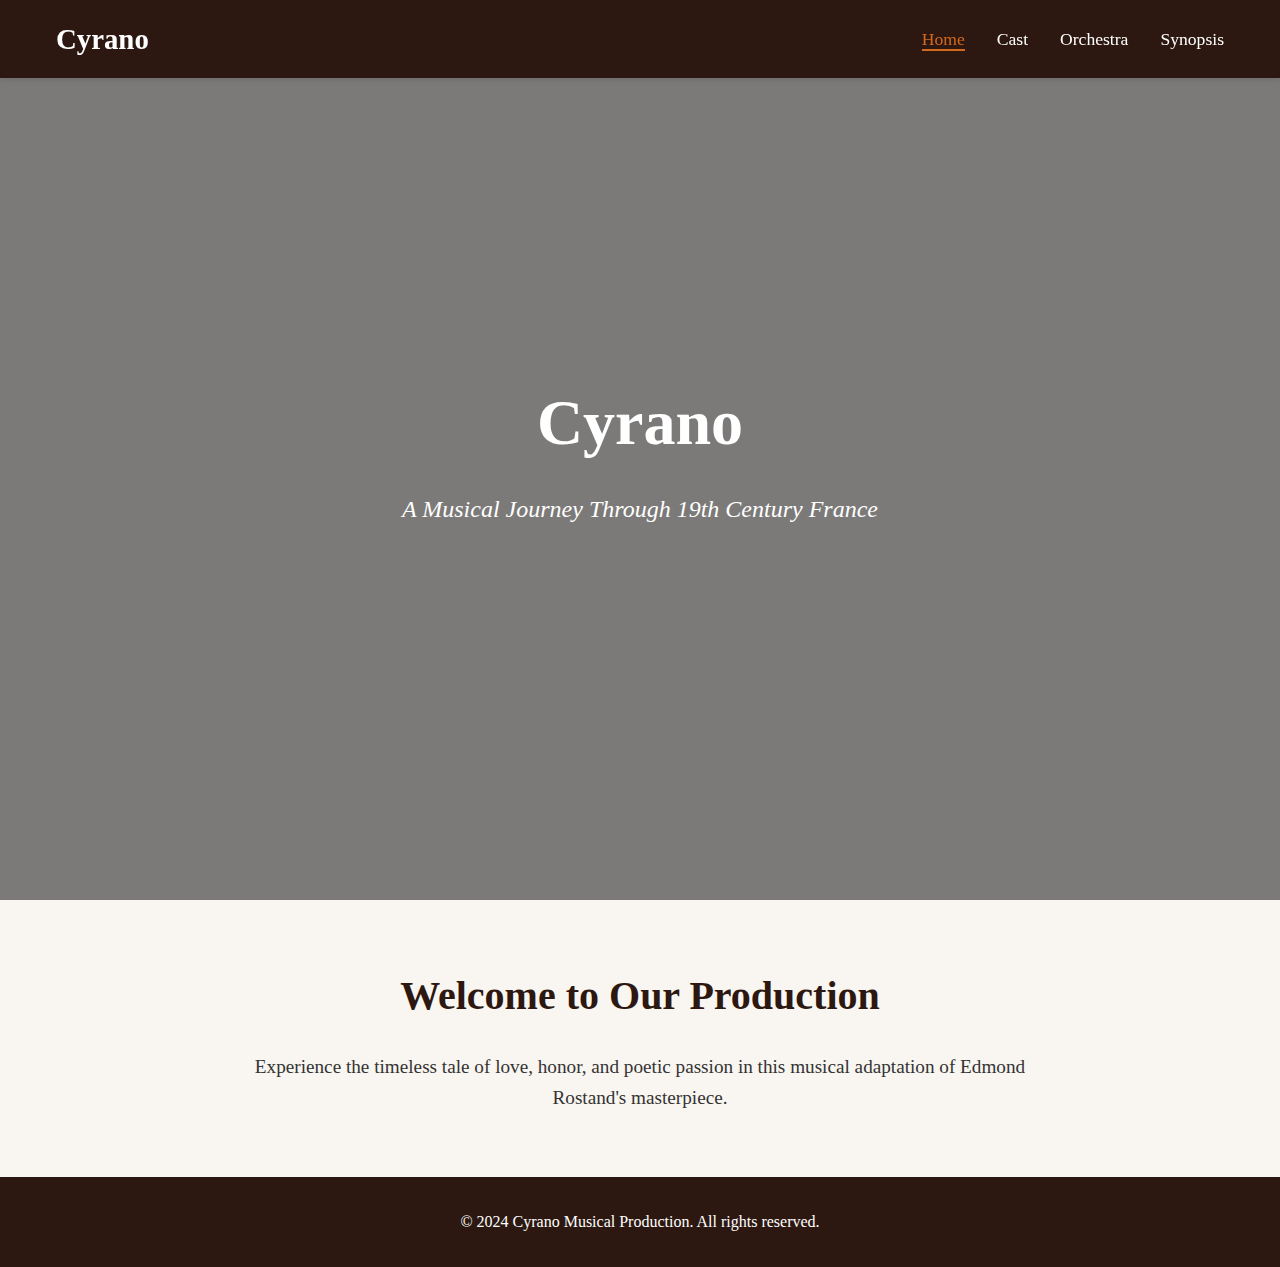
<file: index.html>
<!DOCTYPE html>
<html lang="en">
<head>
    <meta charset="UTF-8">
    <meta name="viewport" content="width=device-width, initial-scale=1.0">
    <title>Cyrano - A Musical Production</title>
    <link rel="stylesheet" href="styles.css">
</head>
<body>
    <nav class="navbar">
        <div class="nav-content">
            <div class="logo">Cyrano</div>
            <ul class="nav-links">
                <li><a href="./index.html" class="active">Home</a></li>
                <li><a href="./cast.html">Cast</a></li>
                <li><a href="./orchestra.html">Orchestra</a></li>
                <li><a href="./synopsis.html">Synopsis</a></li>
            </ul>
        </div>
    </nav>

    <main>
        <section class="hero">
            <h1>Cyrano</h1>
            <p class="subtitle">A Musical Journey Through 19th Century France</p>
        </section>

        <section class="content">
            <div class="welcome-text">
                <h2>Welcome to Our Production</h2>
                <p>Experience the timeless tale of love, honor, and poetic passion in this musical adaptation of Edmond Rostand's masterpiece.</p>
            </div>
        </section>
    </main>

    <footer>
        <p>&copy; 2024 Cyrano Musical Production. All rights reserved.</p>
    </footer>
</body>
</html>
</file>
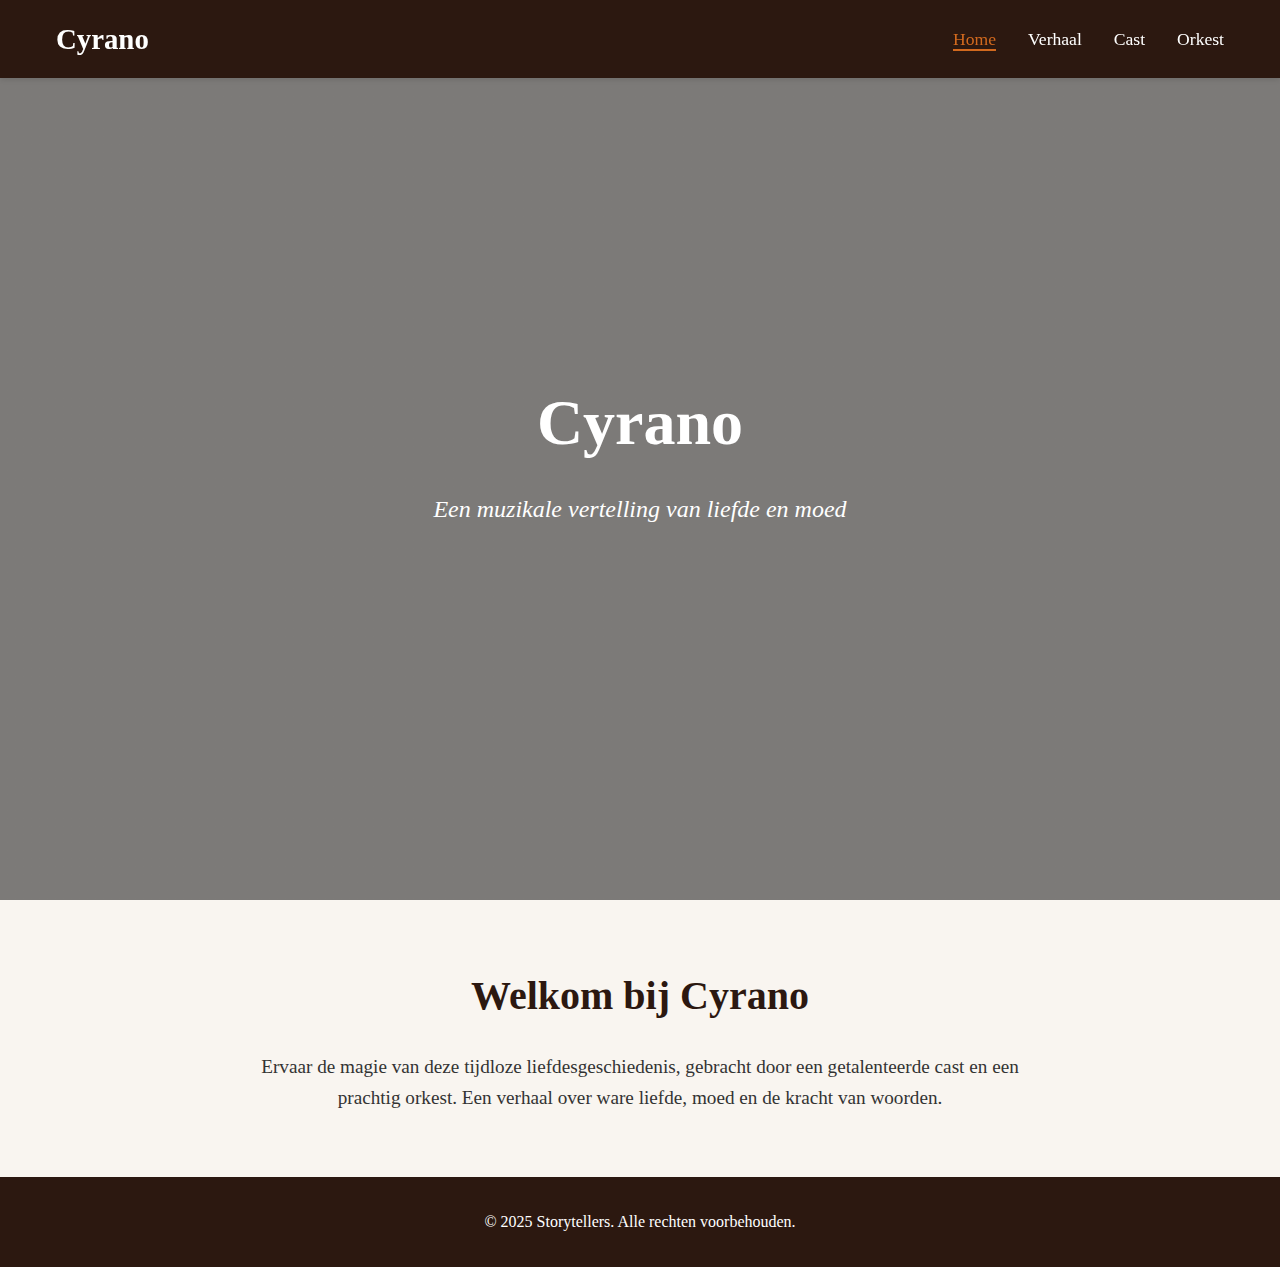
<file: docs/index.html>
<!DOCTYPE html>
<html lang="en">
<head>
    <meta charset="UTF-8">
    <meta name="viewport" content="width=device-width, initial-scale=1.0">
    <title>Cyrano - A Musical Production</title>
    <link rel="stylesheet" href="styles.css">
</head>
<body>
    <nav class="navbar">
        <div class="nav-content">
            <div class="logo">Cyrano</div>
            <div class="hamburger">
                <span></span>
                <span></span>
                <span></span>
            </div>
            <ul class="nav-links">
                <li><a href="index.html" class="active">Home</a></li>
                <li><a href="synopsis.html">Verhaal</a></li>
                <li><a href="cast.html">Cast</a></li>
                <li><a href="orchestra.html">Orkest</a></li>
            </ul>
        </div>
    </nav>

    <main>
        <section class="hero">
            <h1>Cyrano</h1>
            <p class="subtitle">Een muzikale vertelling van liefde en moed</p>
        </section>

        <section class="content">
            <div class="welcome-text">
                <h2>Welkom bij Cyrano</h2>
                <p>Ervaar de magie van deze tijdloze liefdesgeschiedenis, gebracht door een getalenteerde cast en een prachtig orkest. Een verhaal over ware liefde, moed en de kracht van woorden.</p>
            </div>
        </section>
    </main>

    <footer>
        <p>&copy; 2025 Storytellers. Alle rechten voorbehouden.</p>
    </footer>

    <script>
        const hamburger = document.querySelector('.hamburger');
        const navLinks = document.querySelector('.nav-links');

        hamburger.addEventListener('click', () => {
            hamburger.classList.toggle('active');
            navLinks.classList.toggle('active');
        });

        // Close menu when clicking a link
        document.querySelectorAll('.nav-links a').forEach(link => {
            link.addEventListener('click', () => {
                hamburger.classList.remove('active');
                navLinks.classList.remove('active');
            });
        });
    </script>
</body>
</html>
</file>
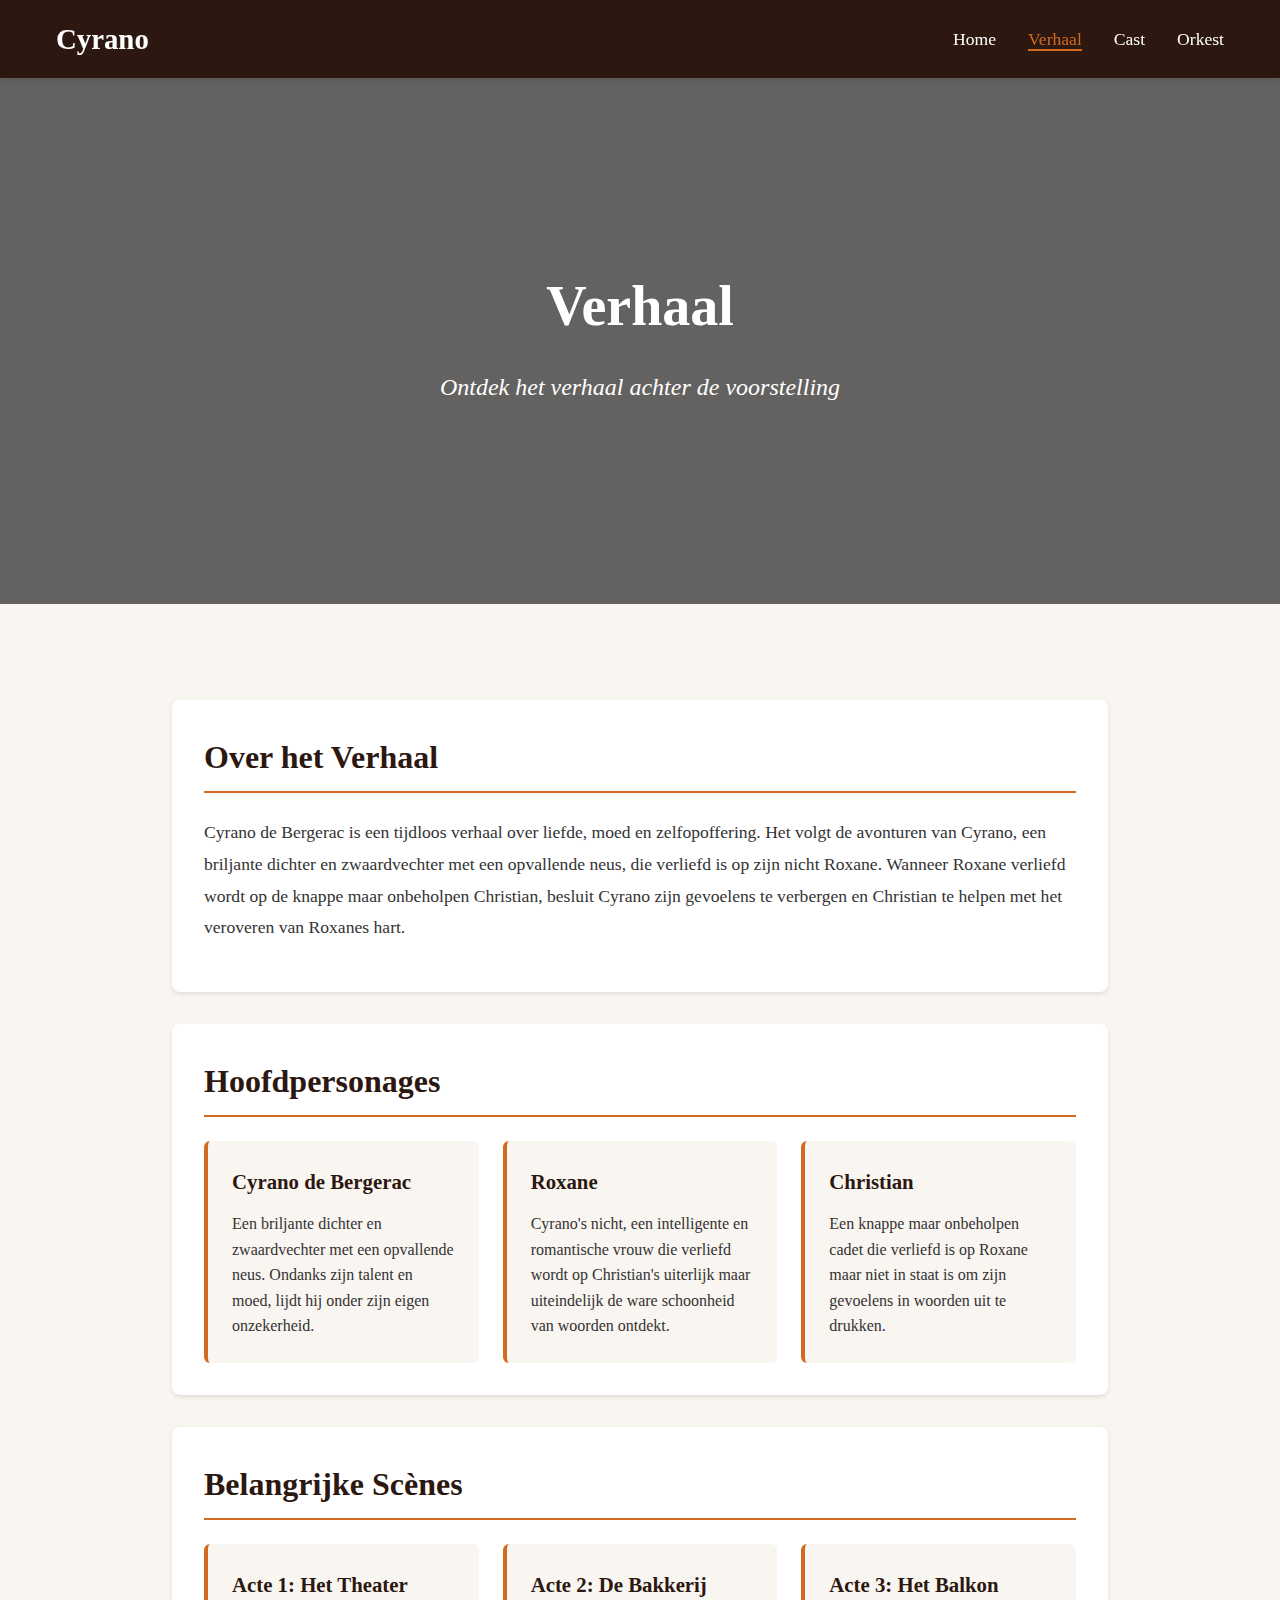
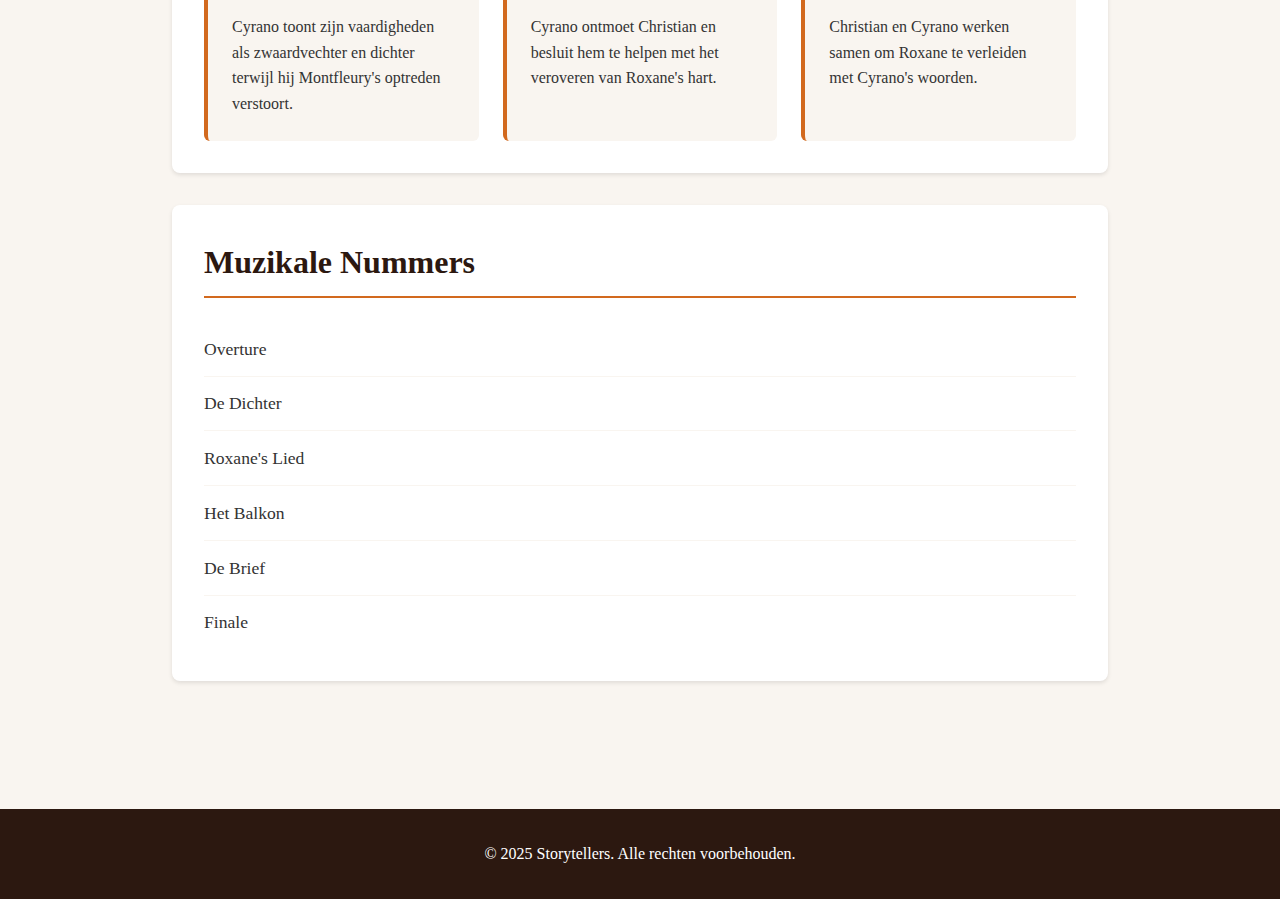
<file: docs/synopsis.html>
<!DOCTYPE html>
<html lang="en">
<head>
    <meta charset="UTF-8">
    <meta name="viewport" content="width=device-width, initial-scale=1.0">
    <title>Synopsis - Cyrano Musical Production</title>
    <link rel="stylesheet" href="styles.css">
</head>
<body>
    <nav class="navbar">
        <div class="nav-content">
            <div class="logo">Cyrano</div>
            <div class="hamburger">
                <span></span>
                <span></span>
                <span></span>
            </div>
            <ul class="nav-links">
                <li><a href="index.html">Home</a></li>
                <li><a href="synopsis.html" class="active">Verhaal</a></li>
                <li><a href="cast.html">Cast</a></li>
                <li><a href="orchestra.html">Orkest</a></li>
            </ul>
        </div>
    </nav>

    <main>
        <section class="page-header">
            <h1>Verhaal</h1>
            <p class="subtitle">Ontdek het verhaal achter de voorstelling</p>
        </section>

        <section class="content">
            <div class="synopsis-container">
                <div class="synopsis-section">
                    <h2>Over het Verhaal</h2>
                    <p>Cyrano de Bergerac is een tijdloos verhaal over liefde, moed en zelfopoffering. Het volgt de avonturen van Cyrano, een briljante dichter en zwaardvechter met een opvallende neus, die verliefd is op zijn nicht Roxane. Wanneer Roxane verliefd wordt op de knappe maar onbeholpen Christian, besluit Cyrano zijn gevoelens te verbergen en Christian te helpen met het veroveren van Roxanes hart.</p>
                </div>

                <div class="synopsis-section">
                    <h2>Hoofdpersonages</h2>
                    <div class="scene-grid">
                        <div class="scene">
                            <h3>Cyrano de Bergerac</h3>
                            <p>Een briljante dichter en zwaardvechter met een opvallende neus. Ondanks zijn talent en moed, lijdt hij onder zijn eigen onzekerheid.</p>
                        </div>
                        <div class="scene">
                            <h3>Roxane</h3>
                            <p>Cyrano's nicht, een intelligente en romantische vrouw die verliefd wordt op Christian's uiterlijk maar uiteindelijk de ware schoonheid van woorden ontdekt.</p>
                        </div>
                        <div class="scene">
                            <h3>Christian</h3>
                            <p>Een knappe maar onbeholpen cadet die verliefd is op Roxane maar niet in staat is om zijn gevoelens in woorden uit te drukken.</p>
                        </div>
                    </div>
                </div>

                <div class="synopsis-section">
                    <h2>Belangrijke Scènes</h2>
                    <div class="scene-grid">
                        <div class="scene">
                            <h3>Acte 1: Het Theater</h3>
                            <p>Cyrano toont zijn vaardigheden als zwaardvechter en dichter terwijl hij Montfleury's optreden verstoort.</p>
                        </div>
                        <div class="scene">
                            <h3>Acte 2: De Bakkerij</h3>
                            <p>Cyrano ontmoet Christian en besluit hem te helpen met het veroveren van Roxane's hart.</p>
                        </div>
                        <div class="scene">
                            <h3>Acte 3: Het Balkon</h3>
                            <p>Christian en Cyrano werken samen om Roxane te verleiden met Cyrano's woorden.</p>
                        </div>
                    </div>
                </div>

                <div class="synopsis-section">
                    <h2>Muzikale Nummers</h2>
                    <ul class="song-list">
                        <li>Overture</li>
                        <li>De Dichter</li>
                        <li>Roxane's Lied</li>
                        <li>Het Balkon</li>
                        <li>De Brief</li>
                        <li>Finale</li>
                    </ul>
                </div>
            </div>
        </section>
    </main>

    <footer>
        <p>&copy; 2025 Storytellers. Alle rechten voorbehouden.</p>
    </footer>

    <script>
        const hamburger = document.querySelector('.hamburger');
        const navLinks = document.querySelector('.nav-links');

        hamburger.addEventListener('click', () => {
            hamburger.classList.toggle('active');
            navLinks.classList.toggle('active');
        });

        // Close menu when clicking a link
        document.querySelectorAll('.nav-links a').forEach(link => {
            link.addEventListener('click', () => {
                hamburger.classList.remove('active');
                navLinks.classList.remove('active');
            });
        });
    </script>
</body>
</html> 
</html>
</file>
<file: styles.css>
/* Modern CSS Reset */
* {
    margin: 0;
    padding: 0;
    box-sizing: border-box;
}

/* Custom Properties */
:root {
    --primary-color: #2c1810;
    --secondary-color: #8b4513;
    --accent-color: #d2691e;
    --text-color: #333;
    --background-color: #f9f5f0;
    --font-primary: 'Crimson Text', Georgia, serif;
    --font-secondary: 'Playfair Display', serif;
}

body {
    font-family: var(--font-primary);
    line-height: 1.6;
    color: var(--text-color);
    background-color: var(--background-color);
}

/* Navigation */
.navbar {
    position: fixed;
    top: 0;
    width: 100%;
    background-color: var(--primary-color);
    box-shadow: 0 2px 5px rgba(0,0,0,0.1);
    z-index: 1000;
}

.nav-content {
    max-width: 1200px;
    margin: 0 auto;
    padding: 1rem;
    display: flex;
    justify-content: space-between;
    align-items: center;
}

.logo {
    font-family: var(--font-secondary);
    font-size: 1.8rem;
    color: white;
    font-weight: bold;
}

.nav-links {
    display: flex;
    list-style: none;
    gap: 2rem;
}

.nav-links a {
    color: white;
    text-decoration: none;
    font-size: 1.1rem;
    transition: color 0.3s ease;
}

.nav-links a:hover {
    color: var(--accent-color);
}

.nav-links a.active {
    color: var(--accent-color);
    border-bottom: 2px solid var(--accent-color);
}

/* Hero Section */
.hero {
    height: 100vh;
    display: flex;
    flex-direction: column;
    justify-content: center;
    align-items: center;
    text-align: center;
    background: linear-gradient(rgba(0,0,0,0.5), rgba(0,0,0,0.5)),
                url('https://images.unsplash.com/photo-1511379938547-c1f69419868d?ixlib=rb-1.2.1&auto=format&fit=crop&w=1950&q=80');
    background-size: cover;
    background-position: center;
    color: white;
    padding: 2rem;
}

.hero h1 {
    font-family: var(--font-secondary);
    font-size: 4rem;
    margin-bottom: 1rem;
}

.subtitle {
    font-size: 1.5rem;
    font-style: italic;
}

/* Content Section */
.content {
    max-width: 1200px;
    margin: 4rem auto;
    padding: 0 2rem;
}

.welcome-text {
    text-align: center;
}

.welcome-text h2 {
    font-family: var(--font-secondary);
    font-size: 2.5rem;
    color: var(--primary-color);
    margin-bottom: 1.5rem;
}

.welcome-text p {
    font-size: 1.2rem;
    max-width: 800px;
    margin: 0 auto;
}

/* Footer */
footer {
    background-color: var(--primary-color);
    color: white;
    text-align: center;
    padding: 2rem;
    margin-top: 4rem;
}

/* Page Header */
.page-header {
    height: 60vh;
    display: flex;
    flex-direction: column;
    justify-content: center;
    align-items: center;
    text-align: center;
    background: linear-gradient(rgba(0,0,0,0.6), rgba(0,0,0,0.6)),
                url('https://images.unsplash.com/photo-1511379938547-c1f69419868d?ixlib=rb-1.2.1&auto=format&fit=crop&w=1950&q=80');
    background-size: cover;
    background-position: center;
    color: white;
    padding: 2rem;
    margin-top: 4rem;
}

.page-header h1 {
    font-family: var(--font-secondary);
    font-size: 3.5rem;
    margin-bottom: 1rem;
}

/* Cast and Orchestra Grids */
.cast-grid,
.orchestra-grid {
    display: grid;
    grid-template-columns: repeat(auto-fit, minmax(300px, 1fr));
    gap: 2rem;
    padding: 2rem 0;
}

.cast-member,
.orchestra-member {
    background: white;
    border-radius: 8px;
    overflow: hidden;
    box-shadow: 0 4px 6px rgba(0,0,0,0.1);
    transition: transform 0.3s ease;
}

.cast-member:hover,
.orchestra-member:hover {
    transform: translateY(-5px);
}

.cast-member img,
.orchestra-member img {
    width: 100%;
    height: 300px;
    object-fit: cover;
}

.cast-member h3,
.orchestra-member h3 {
    font-family: var(--font-secondary);
    font-size: 1.5rem;
    color: var(--primary-color);
    margin: 1rem;
    text-align: center;
}

.cast-member .role,
.orchestra-member .role {
    color: var(--secondary-color);
    text-align: center;
    margin-bottom: 1rem;
    font-style: italic;
}

/* Responsive Design */
@media (max-width: 768px) {
    .nav-content {
        flex-direction: column;
        gap: 1rem;
    }

    .nav-links {
        flex-direction: column;
        text-align: center;
        gap: 1rem;
    }

    .hero h1 {
        font-size: 3rem;
    }

    .subtitle {
        font-size: 1.2rem;
    }

    .page-header h1 {
        font-size: 2.5rem;
    }

    .cast-grid,
    .orchestra-grid {
        grid-template-columns: 1fr;
        padding: 1rem;
    }
}
</file>
<file: docs/styles.css>
/* Modern CSS Reset */
* {
    margin: 0;
    padding: 0;
    box-sizing: border-box;
}

/* Custom Properties */
:root {
    --primary-color: #2c1810;
    --secondary-color: #8b4513;
    --accent-color: #d2691e;
    --text-color: #333;
    --background-color: #f9f5f0;
    --font-primary: 'Crimson Text', Georgia, serif;
    --font-secondary: 'Playfair Display', serif;
}

body {
    font-family: var(--font-primary);
    line-height: 1.6;
    color: var(--text-color);
    background-color: var(--background-color);
}

/* Navigation */
.navbar {
    position: fixed;
    top: 0;
    width: 100%;
    background-color: var(--primary-color);
    box-shadow: 0 2px 5px rgba(0,0,0,0.1);
    z-index: 1000;
}

.nav-content {
    max-width: 1200px;
    margin: 0 auto;
    padding: 1rem;
    display: flex;
    justify-content: space-between;
    align-items: center;
}

.logo {
    font-family: var(--font-secondary);
    font-size: 1.8rem;
    color: white;
    font-weight: bold;
}

.hamburger {
    display: none;
    cursor: pointer;
    padding: 0.5rem;
}

.hamburger span {
    display: block;
    width: 25px;
    height: 3px;
    background-color: white;
    margin: 5px 0;
    transition: all 0.3s ease;
}

.nav-links {
    display: flex;
    list-style: none;
    gap: 2rem;
}

.nav-links a {
    color: white;
    text-decoration: none;
    font-size: 1.1rem;
    transition: color 0.3s ease;
}

.nav-links a:hover {
    color: var(--accent-color);
}

.nav-links a.active {
    color: var(--accent-color);
    border-bottom: 2px solid var(--accent-color);
}

/* Hero Section */
.hero {
    height: 100vh;
    display: flex;
    flex-direction: column;
    justify-content: center;
    align-items: center;
    text-align: center;
    background: linear-gradient(rgba(0,0,0,0.5), rgba(0,0,0,0.5)),
                url('https://images.unsplash.com/photo-1511379938547-c1f69419868d?ixlib=rb-1.2.1&auto=format&fit=crop&w=1950&q=80');
    background-size: cover;
    background-position: center;
    color: white;
    padding: 2rem;
}

.hero h1 {
    font-family: var(--font-secondary);
    font-size: 4rem;
    margin-bottom: 1rem;
}

.subtitle {
    font-size: 1.5rem;
    font-style: italic;
}

/* Content Section */
.content {
    max-width: 1200px;
    margin: 4rem auto;
    padding: 0 2rem;
}

.welcome-text {
    text-align: center;
}

.welcome-text h2 {
    font-family: var(--font-secondary);
    font-size: 2.5rem;
    color: var(--primary-color);
    margin-bottom: 1.5rem;
}

.welcome-text p {
    font-size: 1.2rem;
    max-width: 800px;
    margin: 0 auto;
}

/* Footer */
footer {
    background-color: var(--primary-color);
    color: white;
    text-align: center;
    padding: 2rem;
    margin-top: 4rem;
}

/* Page Header */
.page-header {
    height: 60vh;
    display: flex;
    flex-direction: column;
    justify-content: center;
    align-items: center;
    text-align: center;
    background: linear-gradient(rgba(0,0,0,0.6), rgba(0,0,0,0.6)),
                url('https://images.unsplash.com/photo-1511379938547-c1f69419868d?ixlib=rb-1.2.1&auto=format&fit=crop&w=1950&q=80');
    background-size: cover;
    background-position: center;
    color: white;
    padding: 2rem;
    margin-top: 4rem;
}

.page-header h1 {
    font-family: var(--font-secondary);
    font-size: 3.5rem;
    margin-bottom: 1rem;
}

/* Cast and Orchestra Grids */
.cast-grid,
.orchestra-grid {
    display: grid;
    grid-template-columns: repeat(auto-fit, minmax(200px, 1fr));
    gap: 1rem;
    padding: 2rem 0;
}

.cast-member,
.orchestra-member {
    background: white;
    border-radius: 8px;
    overflow: hidden;
    box-shadow: 0 4px 6px rgba(0,0,0,0.1);
    transition: transform 0.3s ease;
}

.cast-member:hover,
.orchestra-member:hover {
    transform: translateY(-5px);
}

.cast-member img,
.orchestra-member img {
    width: 100%;
    height: 300px;
    object-fit: cover;
}

.cast-member h3,
.orchestra-member h3 {
    font-family: var(--font-secondary);
    font-size: 1.5rem;
    color: var(--primary-color);
    margin: 1rem;
    text-align: center;
}

.cast-member .role,
.orchestra-member .role {
    color: var(--secondary-color);
    text-align: center;
    margin-bottom: 1rem;
    font-style: italic;
}

/* Synopsis Page Styles */
.synopsis-container {
    max-width: 1000px;
    margin: 0 auto;
    padding: 2rem;
}

.synopsis-section {
    background: white;
    border-radius: 8px;
    padding: 2rem;
    margin-bottom: 2rem;
    box-shadow: 0 2px 4px rgba(0,0,0,0.1);
}

.synopsis-section h2 {
    font-family: var(--font-secondary);
    color: var(--primary-color);
    font-size: 2rem;
    margin-bottom: 1.5rem;
    border-bottom: 2px solid var(--accent-color);
    padding-bottom: 0.5rem;
}

.synopsis-section p {
    font-size: 1.1rem;
    line-height: 1.8;
    margin-bottom: 1rem;
    color: var(--text-color);
}

.scene-grid {
    display: grid;
    grid-template-columns: repeat(auto-fit, minmax(250px, 1fr));
    gap: 1.5rem;
    margin-top: 1.5rem;
}

.scene {
    background: var(--background-color);
    padding: 1.5rem;
    border-radius: 6px;
    border-left: 4px solid var(--accent-color);
}

.scene h3 {
    font-family: var(--font-secondary);
    color: var(--primary-color);
    font-size: 1.3rem;
    margin-bottom: 0.8rem;
}

.scene p {
    font-size: 1rem;
    line-height: 1.6;
    margin: 0;
}

.song-list {
    list-style: none;
    padding: 0;
}

.song-list li {
    padding: 0.8rem 0;
    border-bottom: 1px solid var(--background-color);
    font-size: 1.1rem;
    color: var(--text-color);
}

.song-list li:last-child {
    border-bottom: none;
}

/* Responsive Design */
@media (max-width: 768px) {
    .hamburger {
        display: block;
    }

    .nav-links {
        display: none;
        position: absolute;
        top: 100%;
        left: 0;
        width: 100%;
        background-color: var(--primary-color);
        flex-direction: column;
        padding: 1rem 0;
        gap: 1rem;
    }

    .nav-links.active {
        display: flex;
    }

    .nav-links a {
        display: block;
        padding: 0.5rem 1rem;
    }

    .nav-links a.active {
        border-bottom: none;
        background-color: var(--accent-color);
        color: var(--background-color);
    }

    /* Hamburger animation */
    .hamburger.active span:nth-child(1) {
        transform: rotate(45deg) translate(5px, 5px);
    }

    .hamburger.active span:nth-child(2) {
        opacity: 0;
    }

    .hamburger.active span:nth-child(3) {
        transform: rotate(-45deg) translate(7px, -6px);
    }

    .nav-content {
        flex-direction: column;
        gap: 1rem;
    }

    .hero h1 {
        font-size: 3rem;
    }

    .subtitle {
        font-size: 1.2rem;
    }

    .page-header h1 {
        font-size: 2.5rem;
    }

    .cast-grid,
    .orchestra-grid {
        grid-template-columns: 1fr;
        padding: 1rem;
    }

    .synopsis-container {
        padding: 1rem;
    }

    .synopsis-section {
        padding: 1.5rem;
    }

    .scene-grid {
        grid-template-columns: 1fr;
    }
}

/* Cast Sections */
.cast-section {
    margin-bottom: 4rem;
}

.cast-section h2 {
    font-family: var(--font-secondary);
    color: var(--primary-color);
    font-size: 2.5rem;
    margin-bottom: 2rem;
    text-align: center;
    border-bottom: 2px solid var(--accent-color);
    padding-bottom: 0.5rem;
}

.principal-casts {
    display: grid;
    grid-template-columns: 1fr;
    gap: 4rem;
    margin-bottom: 4rem;
}

@media (min-width: 1200px) {
    .principal-casts {
        grid-template-columns: 1fr 1fr;
    }
}
</file>
